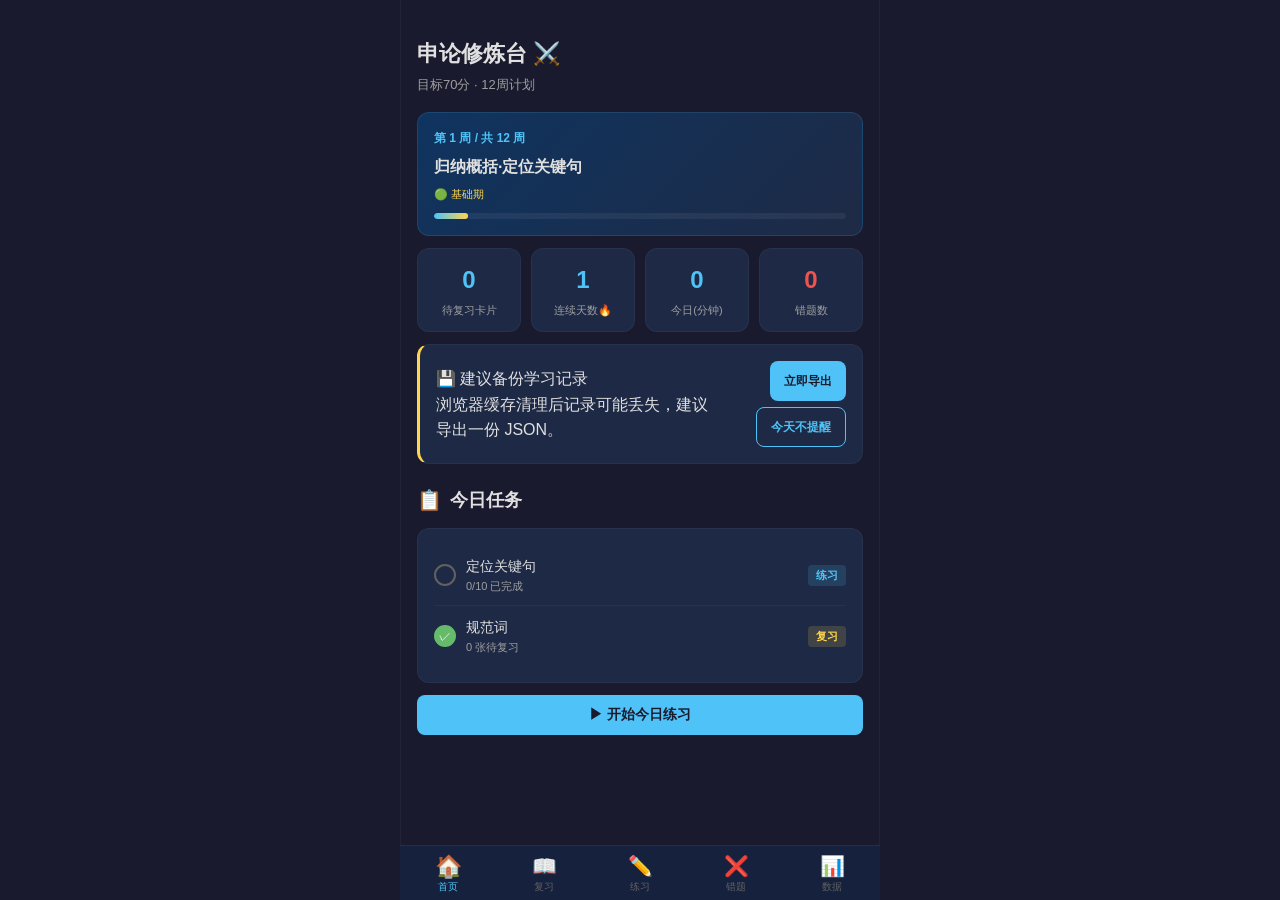
<file: index.html>
<!DOCTYPE html>
<html lang="zh-CN">
<head>
<meta charset="UTF-8">
<meta http-equiv="Content-Security-Policy" content="default-src 'self'; script-src 'self' 'unsafe-inline'; style-src 'self' 'unsafe-inline'; img-src 'self' data:; object-src 'none'; base-uri 'self'; form-action 'none'; frame-ancestors 'none'">
<meta name="viewport" content="width=device-width, initial-scale=1.0, maximum-scale=1.0, user-scalable=no">
<meta name="theme-color" content="#1a1a2e">
<title>申论统一修炼台</title>
<link rel="stylesheet" href="./styles.css">
<link rel="manifest" href="./manifest.json">
</head>
<body>

<div class="update-banner hidden" id="update-banner">
  <span>发现新版本，刷新后生效。</span>
  <button class="btn btn-primary btn-sm" onclick="reloadForUpdate()">立即刷新</button>
  <button class="btn btn-outline btn-sm" onclick="dismissUpdateBanner()">稍后</button>
</div>

<div id="app">
  <!-- ============ HOME VIEW ============ -->
  <div id="view-home" class="view active">
    <div class="home-header">
      <h1>申论修炼台 ⚔️</h1>
      <div class="sub" id="home-sub">目标70分 · 12周计划</div>
    </div>
    <div id="home-week-card"></div>
    <div class="stat-row" id="home-stats"></div>
    <div id="backup-reminder"></div>
    <div class="section-title"><span class="icon">📋</span>今日任务</div>
    <div class="card" id="home-tasks"></div>
    <div id="home-start-btn" class="mt-12"></div>
  </div>

  <!-- ============ REVIEW VIEW ============ -->
  <div id="view-review" class="view">
    <div id="review-decks">
      <div class="section-title"><span class="icon">📖</span>卡片复习</div>
      <div class="deck-grid" id="deck-grid"></div>
      <div class="card card-accent" id="review-quick-start">
        <div style="display:flex;justify-content:space-between;align-items:center">
          <div>
            <div style="font-size:14px;font-weight:600">今日待复习</div>
            <div style="font-size:12px;color:var(--text2)" id="review-due-count">0 张卡片</div>
          </div>
          <button class="btn btn-primary btn-sm" onclick="startDailyReview()">开始复习</button>
        </div>
      </div>
    </div>
    <div id="review-session" class="hidden">
      <div class="flex-between mb-8">
        <button class="btn btn-outline btn-sm" onclick="exitReview()">← 返回</button>
        <div class="review-progress" id="review-progress">0/0</div>
      </div>
      <div class="timer-bar" id="review-timer-bar"><div class="fill" id="review-timer-fill"></div></div>
      <div class="flashcard-container" id="flashcard-container">
        <div class="flashcard" id="flashcard" onclick="flipCard()">
          <div class="flashcard-face flashcard-front">
            <div class="fc-tag" id="fc-tag"></div>
            <div class="fc-text" id="fc-front-text"></div>
            <div style="font-size:12px;color:var(--text3);margin-top:16px">点击翻转</div>
          </div>
          <div class="flashcard-face flashcard-back">
            <div class="fc-label">参考答案</div>
            <div class="fc-text" id="fc-back-text"></div>
            <div class="fc-example" id="fc-example"></div>
          </div>
        </div>
      </div>
      <div class="rate-btns" id="rate-btns">
        <button class="rate-btn r1" onclick="rateCard(1)">😵 忘了</button>
        <button class="rate-btn r2" onclick="rateCard(2)">🤔 模糊</button>
        <button class="rate-btn r3" onclick="rateCard(3)">💪 记住了</button>
      </div>
    </div>
  </div>

  <!-- ============ PRACTICE VIEW ============ -->
  <div id="view-practice" class="view">
    <div id="practice-list">
      <div class="section-title"><span class="icon">✏️</span>技能微练习</div>
      <div class="card card-primary vocab-trainer-card">
        <div class="flex-between gap-8">
          <div>
            <div style="font-size:15px;font-weight:700">🪄 规范词替换训练</div>
            <div class="text-sm text-muted">把大白话改写成申论规范表达</div>
          </div>
          <button class="btn btn-primary btn-sm" onclick="startVocabTrainer()">开始</button>
        </div>
        <div class="text-sm text-muted mt-8" id="vocab-trainer-stats"></div>
      </div>
      <div class="card card-accent material-trainer-card">
        <div class="flex-between gap-8">
          <div>
            <div style="font-size:15px;font-weight:700">🔎 材料阅读训练</div>
            <div class="text-sm text-muted">识别主体、问题、原因、对策、成效和数据结论</div>
          </div>
          <button class="btn btn-accent btn-sm" onclick="startMaterialTrainer()">开始</button>
        </div>
        <div class="text-sm text-muted mt-8" id="material-trainer-stats"></div>
      </div>
      <div class="card mock-exam-card">
        <div class="flex-between gap-8">
          <div>
            <div style="font-size:15px;font-weight:700">⏳ 2.5小时模考模式</div>
            <div class="text-sm text-muted">训练小题60分钟、大作文90分钟的实战节奏</div>
          </div>
          <button class="btn btn-outline btn-sm" onclick="startMockExam()">开始</button>
        </div>
        <div class="text-sm text-muted mt-8" id="mock-exam-stats"></div>
      </div>
      <input class="search-input mb-12" id="practice-search" type="search" placeholder="搜索技能、题型或提示..." oninput="renderPractice()">
      <div id="skill-type-list"></div>
    </div>
    <div id="practice-skill" class="hidden">
      <div class="flex-between mb-8">
        <button class="btn btn-outline btn-sm" onclick="backToSkillList()">← 返回</button>
        <span class="tag tag-blue" id="skill-tag"></span>
      </div>
      <h3 style="font-size:16px;margin-bottom:4px" id="skill-name"></h3>
      <div class="text-sm text-muted mb-8" id="skill-exam"></div>
      <div class="card card-accent card-sm" id="skill-tip-card">
        <div class="text-sm" style="color:var(--accent)" id="skill-tip"></div>
      </div>
    </div>
    <div id="practice-exercise" class="hidden exercise-view">
      <div class="flex-between mb-8">
        <button class="btn btn-outline btn-sm" onclick="backToSkill()">← 返回</button>
        <span id="ex-counter" class="text-sm text-muted"></span>
      </div>
      <div class="timer-bar" id="ex-timer-bar"><div class="fill" id="ex-timer-fill"></div></div>
      <div id="ex-timer-text" class="text-sm text-muted text-center mb-8"></div>
      <div class="ex-question" id="ex-question"></div>
      <textarea id="ex-answer" placeholder="在这里写下你的答案..."></textarea>
      <div class="draft-status" id="draft-status"></div>
      <div class="ex-actions">
        <button class="btn btn-primary btn-sm" onclick="showRefAnswer()">查看参考答案</button>
        <button class="btn btn-outline btn-sm" onclick="skipExercise()">跳过</button>
      </div>
      <div class="ex-ref" id="ex-ref"></div>
      <div class="self-rate hidden" id="self-rate">
        <div class="rate-label">自评答题质量：</div>
        <div class="rate-btns">
          <button class="rate-btn r1" onclick="selfRate(1)">❌ 需再练</button>
          <button class="rate-btn r2" onclick="selfRate(2)">🟡 基本掌握</button>
          <button class="rate-btn r3" onclick="selfRate(3)">✅ 掌握了</button>
        </div>
      </div>
      <div class="exercise-nav" id="ex-nav"></div>
    </div>
    <div id="vocab-trainer" class="hidden exercise-view">
      <div class="flex-between mb-8">
        <button class="btn btn-outline btn-sm" onclick="exitVocabTrainer()">← 返回</button>
        <span id="vocab-counter" class="text-sm text-muted"></span>
      </div>
      <div class="ex-question" id="vocab-question"></div>
      <textarea id="vocab-answer" placeholder="写出规范表达，尽量用机关化、标准化语言..."></textarea>
      <div class="ex-actions">
        <button class="btn btn-primary btn-sm" onclick="checkVocabAnswer()">查看参考表达</button>
        <button class="btn btn-outline btn-sm" onclick="nextVocabQuestion(false)">跳过</button>
      </div>
      <div class="ex-ref" id="vocab-ref"></div>
      <div class="self-rate hidden" id="vocab-rate">
        <div class="rate-label">自评替换质量：</div>
        <div class="rate-btns">
          <button class="rate-btn r1" onclick="rateVocabAnswer(false)">❌ 需再练</button>
          <button class="rate-btn r3" onclick="rateVocabAnswer(true)">✅ 表达规范</button>
        </div>
      </div>
    </div>
    <div id="material-trainer" class="hidden exercise-view">
      <div class="flex-between mb-8">
        <button class="btn btn-outline btn-sm" onclick="exitMaterialTrainer()">← 返回</button>
        <span id="material-counter" class="text-sm text-muted"></span>
      </div>
      <div class="ex-question" id="material-text"></div>
      <div class="text-sm text-muted mb-8">这段材料包含哪些信息？</div>
      <div class="material-tags" id="material-tags"></div>
      <textarea id="material-answer" placeholder="提炼要点：主体/问题/原因/对策/成效/数据结论..."></textarea>
      <div class="ex-actions">
        <button class="btn btn-primary btn-sm" onclick="checkMaterialAnswer()">查看参考提炼</button>
        <button class="btn btn-outline btn-sm" onclick="nextMaterialQuestion(false)">跳过</button>
      </div>
      <div class="ex-ref" id="material-ref"></div>
      <div class="self-rate hidden" id="material-rate">
        <div class="rate-label">自评材料阅读质量：</div>
        <div class="rate-btns">
          <button class="rate-btn r1" onclick="rateMaterialAnswer(false)">❌ 漏点明显</button>
          <button class="rate-btn r3" onclick="rateMaterialAnswer(true)">✅ 找点准确</button>
        </div>
      </div>
    </div>
    <div id="mock-exam" class="hidden exercise-view">
      <div class="flex-between mb-8">
        <button class="btn btn-outline btn-sm" onclick="finishMockExam(true)">结束模考</button>
        <span id="mock-phase" class="tag tag-blue">小题阶段</span>
      </div>
      <div class="mock-timer" id="mock-timer">2:30:00</div>
      <div class="progress-bar mb-12"><div class="fill" id="mock-progress"></div></div>
      <div class="card card-sm">
        <div class="text-sm text-muted">建议时间分配</div>
        <div class="mock-plan">
          <div>小题：60分钟</div>
          <div>大作文：90分钟</div>
        </div>
      </div>
      <textarea id="mock-note" placeholder="模考过程中记录：哪类题超时？哪里卡住？作文是否留足90分钟？"></textarea>
      <div class="ex-actions">
        <button class="btn btn-primary btn-sm" onclick="markMockPhase('small')">标记小题完成</button>
        <button class="btn btn-accent btn-sm" onclick="markMockPhase('essay')">进入作文阶段</button>
        <button class="btn btn-danger btn-sm" onclick="finishMockExam(false)">交卷复盘</button>
      </div>
      <div class="ex-ref show" id="mock-guidance">建议：前60分钟完成概括、分析、对策、应用文；剩余90分钟完成大作文。不要在单道小题上纠结超过25分钟。</div>
    </div>
  </div>

  <!-- ============ ERROR VIEW ============ -->
  <div id="view-errors" class="view">
    <div class="section-title"><span class="icon">❌</span>错题本</div>
    <div id="daily-error-plan"></div>
    <div class="toolbar-row">
      <input class="search-input" id="error-search" type="search" placeholder="搜索题干、答案或错误类型..." oninput="applyErrorFilters()">
      <select class="select-input" id="error-sort" onchange="applyErrorFilters()">
        <option value="newest">最新</option>
        <option value="oldest">最早</option>
        <option value="weakest">薄弱优先</option>
      </select>
    </div>
    <div class="error-filter" id="error-filters"></div>
    <div id="error-list"></div>
    <div id="error-empty" class="empty-state hidden">
      <div class="emoji">🎉</div>
      <div>暂无错题，继续保持！</div>
    </div>
    <div class="mt-12" id="error-weekend-btn"></div>
  </div>

  <!-- ============ STATS VIEW ============ -->
  <div id="view-stats" class="view">
    <div class="section-title"><span class="icon">📊</span>数据总览</div>
    <div class="card text-center">
      <div style="font-size:13px;color:var(--text2);margin-bottom:8px">五大题型掌握度</div>
      <div class="radar-chart" id="radar-chart"></div>
    </div>
    <div class="stats-grid" id="stats-grid"></div>
    <div class="section-title"><span class="icon">🧾</span>复盘薄弱点</div>
    <div class="card" id="review-summary"></div>
    <div class="section-title"><span class="icon">📈</span>近4周正确率</div>
    <div class="card" id="weekly-chart"></div>
    <div class="section-title"><span class="icon">📘</span>手册速查</div>
    <div class="card" id="handbook-card">
      <input class="search-input mb-12" id="handbook-search" type="search" placeholder="搜索题型、公式、避坑、资料..." oninput="renderHandbook()">
      <div class="handbook-tabs" id="handbook-tabs"></div>
      <div id="handbook-list"></div>
    </div>
    <div class="section-title"><span class="icon">⚙️</span>设置</div>
    <div class="card" id="settings-card"></div>
    <input type="file" id="backup-file" accept="application/json,.json" class="hidden" onchange="importBackup(this.files && this.files[0])">
  </div>
</div>

<!-- ============ Bottom Tab Bar ============ -->
<nav class="tab-bar" id="tab-bar">
  <button class="tab active" data-view="home" onclick="switchView('home')">
    <span class="tab-icon">🏠</span>首页
  </button>
  <button class="tab" data-view="review" onclick="switchView('review')">
    <span class="tab-icon">📖</span>复习
  </button>
  <button class="tab" data-view="practice" onclick="switchView('practice')">
    <span class="tab-icon">✏️</span>练习
  </button>
  <button class="tab" data-view="errors" onclick="switchView('errors')">
    <span class="tab-icon">❌</span>错题
  </button>
  <button class="tab" data-view="stats" onclick="switchView('stats')">
    <span class="tab-icon">📊</span>数据
  </button>
</nav>

<!-- ============ Weekend Review Modal ============ -->
<div class="modal-overlay" id="weekend-modal">
  <div class="modal review-modal">
    <h2>🔄 周末错题复习</h2>
    <div id="weekend-content"></div>
    <div class="mt-12 text-center">
      <button class="btn btn-outline" onclick="closeWeekendModal()">关闭</button>
    </div>
  </div>
</div>

<!-- ============ Exercise Review Modal ============ -->
<div class="modal-overlay" id="review-note-modal">
  <div class="modal">
    <h2>🧾 本题复盘</h2>
    <div class="review-form">
      <div class="rf-group">
        <div class="rf-label">这题主要问题是什么？</div>
        <div class="rf-options">
          <label><input type="checkbox" value="漏点">漏点</label>
          <label><input type="checkbox" value="分类乱">分类乱</label>
          <label><input type="checkbox" value="表达口语化">表达口语化</label>
          <label><input type="checkbox" value="格式错误">格式错误</label>
          <label><input type="checkbox" value="时间超限">时间超限</label>
        </div>
      </div>
      <div class="rf-group">
        <div class="rf-label">一句话复盘（可选）</div>
        <textarea id="review-note-text" placeholder="例如：材料第3段对策漏掉了，答案分类也不够清楚。"></textarea>
      </div>
      <div style="display:flex;gap:8px;justify-content:flex-end">
        <button class="btn btn-outline btn-sm" onclick="skipReviewNote()">跳过</button>
        <button class="btn btn-primary btn-sm" onclick="saveReviewNote()">保存复盘</button>
      </div>
    </div>
  </div>
</div>

<script src="./data.js"></script>
<script src="./app.js"></script>
</body>
</html>
</file>
<file: styles.css>
/* ============ CSS Reset & Variables ============ */
:root {
  --bg: #1a1a2e;
  --bg2: #16213e;
  --bg3: #0f3460;
  --primary: #4fc3f7;
  --primary-dim: rgba(79,195,247,0.15);
  --accent: #ffd54f;
  --accent-dim: rgba(255,213,79,0.15);
  --danger: #ef5350;
  --success: #66bb6a;
  --text: #e0e0e0;
  --text2: #9e9e9e;
  --text3: #616161;
  --card: #1e2a45;
  --card2: #243352;
  --radius: 12px;
  --tab-h: 60px;
  --safe-b: env(safe-area-inset-bottom, 0px);
}
body.theme-light {
  --bg: #f6f7fb;
  --bg2: #ffffff;
  --bg3: #e7f3ff;
  --primary: #1479b8;
  --primary-dim: rgba(20,121,184,0.12);
  --accent: #9a6400;
  --accent-dim: rgba(154,100,0,0.12);
  --danger: #c62828;
  --success: #2e7d32;
  --text: #1f2937;
  --text2: #64748b;
  --text3: #94a3b8;
  --card: #ffffff;
  --card2: #eef2f7;
}
* { margin:0; padding:0; box-sizing:border-box; }
body {
  font-family: -apple-system, BlinkMacSystemFont, 'Segoe UI', 'PingFang SC', 'Hiragino Sans GB', 'Microsoft YaHei', sans-serif;
  background: var(--bg);
  color: var(--text);
  line-height: 1.6;
  -webkit-font-smoothing: antialiased;
  overflow-x: hidden;
  min-height: 100vh;
}
body.theme-light .week-card {
  background: linear-gradient(135deg, #e0f2fe, #ffffff);
}
body.theme-light .flashcard-front,
body.theme-light .flashcard-back {
  background: linear-gradient(135deg, #ffffff, #eef6ff);
}
body.theme-light .tab-bar,
body.theme-light .modal {
  box-shadow: 0 -8px 24px rgba(15,23,42,.08);
}
button { cursor:pointer; border:none; font-family:inherit; }
input,textarea { font-family:inherit; }
button, input, textarea, select { font-size:16px; }

/* ============ App Shell ============ */
#app { max-width:480px; margin:0 auto; min-height:100vh; position:relative; }
.view { display:none; padding:16px 16px calc(var(--tab-h) + var(--safe-b) + 16px); min-height:100vh; }
.view.active { display:block; animation: fadeIn .25s ease; }
@keyframes fadeIn { from{opacity:0;transform:translateY(8px)} to{opacity:1;transform:translateY(0)} }

.update-banner {
  position:fixed; top:10px; left:50%; transform:translateX(-50%);
  z-index:300; width:calc(100% - 24px); max-width:456px;
  display:flex; align-items:center; justify-content:space-between; gap:8px;
  padding:10px; border-radius:12px; background:var(--bg2); color:var(--text);
  border:1px solid rgba(79,195,247,.25); box-shadow:0 12px 32px rgba(0,0,0,.28);
  font-size:13px;
}
.update-banner.hidden { display:none; }
.update-banner span { flex:1; }

/* ============ Bottom Tabs ============ */
.tab-bar {
  position:fixed; bottom:0; left:50%; transform:translateX(-50%);
  width:100%; max-width:480px;
  display:flex; background:var(--bg2);
  border-top:1px solid rgba(255,255,255,0.06);
  z-index:100; padding-bottom: var(--safe-b);
  backdrop-filter: blur(12px);
}
.tab-bar .tab {
  flex:1; display:flex; flex-direction:column; align-items:center;
  padding:8px 0 6px; background:none; color:var(--text3);
  font-size:10px; transition: color .2s;
  position:relative;
}
.tab-bar .tab .tab-icon { font-size:20px; margin-bottom:2px; }
.tab-bar .tab.active { color:var(--primary); }
.tab-bar .tab.active .tab-icon { transform:scale(1.1); }
.tab-bar .tab .badge {
  position:absolute; top:4px; right:calc(50% - 18px);
  background:var(--danger); color:#fff; font-size:9px; font-weight:700;
  min-width:16px; height:16px; border-radius:8px;
  display:flex; align-items:center; justify-content:center;
  padding:0 4px; line-height:1;
}

/* ============ Common Components ============ */
.section-title {
  font-size:18px; font-weight:700; margin:20px 0 12px;
  display:flex; align-items:center; gap:8px;
}
.section-title .icon { font-size:20px; }
.card {
  background:var(--card); border-radius:var(--radius);
  padding:16px; margin-bottom:12px;
  border:1px solid rgba(255,255,255,0.04);
}
.card-sm { padding:12px; }
.card-accent { border-left:3px solid var(--accent); }
.card-primary { border-left:3px solid var(--primary); }

.btn {
  display:inline-flex; align-items:center; justify-content:center; gap:6px;
  padding:10px 20px; border-radius:8px; font-size:14px; font-weight:600;
  transition: all .2s;
  min-height:40px;
}
.btn-primary { background:var(--primary); color:#1a1a2e; }
.btn-primary:hover { filter:brightness(1.1); transform:translateY(-1px); }
.btn-accent { background:var(--accent); color:#1a1a2e; }
.btn-outline {
  background:transparent; border:1px solid var(--primary); color:var(--primary);
}
.btn-danger { background:var(--danger); color:#fff; }
.btn-sm { padding:6px 14px; font-size:12px; }
.btn-block { width:100%; }
.btn:disabled { opacity:.4; pointer-events:none; }

.tag {
  display:inline-block; padding:2px 8px; border-radius:4px;
  font-size:11px; font-weight:600;
}
.tag-blue { background:var(--primary-dim); color:var(--primary); }
.tag-yellow { background:var(--accent-dim); color:var(--accent); }
.tag-red { background:rgba(239,83,80,.15); color:var(--danger); }
.tag-green { background:rgba(102,187,106,.15); color:var(--success); }

.search-input, .select-input {
  width:100%; background:var(--card2); color:var(--text);
  border:1px solid rgba(255,255,255,.08); border-radius:8px;
  padding:9px 12px; font-size:13px;
}
.search-input:focus, .select-input:focus { outline:none; border-color:var(--primary); }
.toolbar-row { display:flex; gap:8px; margin-bottom:12px; align-items:center; }
.toolbar-row .select-input { width:auto; min-width:104px; }
.empty-hint { font-size:12px; color:var(--text2); text-align:center; padding:18px 0; }

.progress-bar {
  width:100%; height:6px; background:rgba(255,255,255,.06);
  border-radius:3px; overflow:hidden;
}
.progress-bar .fill {
  height:100%; border-radius:3px; transition:width .5s ease;
  background:linear-gradient(90deg, var(--primary), var(--accent));
}

.timer-bar {
  width:100%; height:4px; background:rgba(255,255,255,.06);
  border-radius:2px; overflow:hidden; margin-bottom:8px;
}
.timer-bar .fill {
  height:100%; border-radius:2px; transition:width 1s linear;
  background:var(--primary);
}
.timer-bar.warning .fill { background:var(--accent); }
.timer-bar.danger .fill { background:var(--danger); }

.empty-state {
  text-align:center; padding:40px 20px; color:var(--text2);
}
.empty-state .emoji { font-size:48px; margin-bottom:12px; }
.backup-reminder-card {
  display:flex; justify-content:space-between; align-items:center; gap:12px;
  border-left:3px solid var(--accent);
}
.backup-reminder-actions { display:flex; gap:6px; flex-wrap:wrap; justify-content:flex-end; }

/* ============ Home View ============ */
.home-header {
  padding:20px 0 16px;
}
.home-header h1 { font-size:22px; font-weight:800; }
.home-header .sub { color:var(--text2); font-size:13px; margin-top:4px; }

.week-card {
  background: linear-gradient(135deg, var(--bg3), var(--card));
  border-radius:var(--radius); padding:16px; margin-bottom:12px;
  border:1px solid rgba(79,195,247,.15);
}
.week-card .week-label { font-size:12px; color:var(--primary); font-weight:600; }
.week-card .week-title { font-size:16px; font-weight:700; margin:6px 0; }
.week-card .week-phase { font-size:11px; color:var(--accent); margin-bottom:10px; }

.stat-row { display:flex; gap:10px; margin-bottom:12px; }
.stat-box {
  flex:1; background:var(--card); border-radius:var(--radius);
  padding:12px; text-align:center;
  border:1px solid rgba(255,255,255,.04);
}
.stat-box .stat-num { font-size:24px; font-weight:800; color:var(--primary); }
.stat-box .stat-label { font-size:11px; color:var(--text2); margin-top:2px; }

.task-list .task-item {
  display:flex; align-items:center; gap:10px; padding:10px 0;
  border-bottom:1px solid rgba(255,255,255,.04);
}
.task-list .task-item:last-child { border-bottom:none; }
.task-item .task-check {
  width:22px; height:22px; border-radius:50%;
  border:2px solid var(--text3); flex-shrink:0;
  display:flex; align-items:center; justify-content:center;
  font-size:12px; transition:all .2s;
}
.task-item .task-check.done {
  background:var(--success); border-color:var(--success); color:#fff;
}
.task-item .task-info { flex:1; }
.task-item .task-name { font-size:14px; }
.task-item .task-desc { font-size:11px; color:var(--text2); }
.task-item .task-type { font-size:10px; }

/* ============ Review View ============ */
.deck-grid { display:grid; grid-template-columns:1fr 1fr; gap:10px; margin-bottom:16px; }
.deck-card {
  background:var(--card); border-radius:var(--radius); padding:14px;
  border:1px solid rgba(255,255,255,.04);
  cursor:pointer; transition:all .2s;
}
.deck-card:hover { border-color:var(--primary); transform:translateY(-2px); }
.deck-card .deck-icon { font-size:28px; margin-bottom:6px; }
.deck-card .deck-name { font-size:14px; font-weight:600; }
.deck-card .deck-stats { font-size:11px; color:var(--text2); margin-top:4px; }
.deck-card .deck-due { color:var(--accent); font-weight:600; }

.flashcard-container {
  perspective:1000px; margin:16px 0;
}
.flashcard {
  position:relative; width:100%; min-height:320px;
  transition:transform .5s; transform-style:preserve-3d;
}
.flashcard.flipped { transform:rotateY(180deg); }
.flashcard-face {
  position:absolute; top:0; left:0; width:100%; height:100%;
  backface-visibility:hidden; border-radius:var(--radius);
  padding:24px 20px; display:flex; flex-direction:column;
  justify-content:center; align-items:center; text-align:center;
}
.flashcard-front {
  background:linear-gradient(135deg, var(--card), var(--card2));
  border:2px solid var(--primary-dim);
}
.flashcard-back {
  background:linear-gradient(135deg, var(--card2), var(--bg3));
  border:2px solid var(--accent-dim);
  transform:rotateY(180deg);
}
.flashcard-front .fc-tag { font-size:11px; color:var(--primary); margin-bottom:12px; }
.flashcard-front .fc-text { font-size:18px; font-weight:700; line-height:1.5; }
.flashcard-back .fc-label { font-size:11px; color:var(--accent); margin-bottom:8px; }
.flashcard-back .fc-text { font-size:16px; line-height:1.6; }
.flashcard-back .fc-example { font-size:12px; color:var(--text2); margin-top:12px; padding-top:12px; border-top:1px solid rgba(255,255,255,.06); }

.rate-btns {
  display:flex; gap:8px; margin-top:16px;
}
.rate-btns .rate-btn {
  flex:1; padding:12px 8px; border-radius:8px; font-size:13px; font-weight:600;
  text-align:center; transition:all .2s;
}
.rate-btn.r1 { background:rgba(239,83,80,.15); color:var(--danger); }
.rate-btn.r2 { background:rgba(255,213,79,.15); color:var(--accent); }
.rate-btn.r3 { background:rgba(102,187,106,.15); color:var(--success); }

.review-progress {
  text-align:center; font-size:12px; color:var(--text2); margin-bottom:8px;
}

/* ============ Practice View ============ */
.skill-type-card {
  background:var(--card); border-radius:var(--radius); padding:16px;
  margin-bottom:10px; cursor:pointer; transition:all .2s;
  border:1px solid rgba(255,255,255,.04);
}
.skill-type-card:hover { border-color:var(--primary); }
.skill-type-card .stc-header { display:flex; justify-content:space-between; align-items:center; }
.skill-type-card .stc-name { font-size:15px; font-weight:600; }
.skill-type-card .stc-score { font-size:11px; color:var(--text2); }
.skill-type-card .stc-tagline { font-size:12px; color:var(--text2); margin-top:4px; }
.skill-type-card .stc-skills { margin-top:10px; }
.skill-type-card .skill-item {
  display:flex; align-items:center; justify-content:space-between;
  padding:8px 0; border-top:1px solid rgba(255,255,255,.04);
  font-size:13px;
}
.vocab-trainer-card { margin-bottom:12px; }
.material-trainer-card { margin-bottom:12px; }
.mock-exam-card { margin-bottom:12px; border-left:3px solid var(--danger); }
.vocab-hit {
  color:var(--success); font-weight:700;
}
.mock-timer { font-size:36px; font-weight:800; text-align:center; color:var(--accent); margin:16px 0 8px; }
.mock-plan { display:grid; grid-template-columns:1fr 1fr; gap:8px; margin-top:8px; font-size:13px; }
.material-tags { display:flex; flex-wrap:wrap; gap:8px; margin-bottom:12px; }
.material-tags label {
  display:flex; align-items:center; gap:4px; font-size:12px; color:var(--text);
  background:var(--card); border:1px solid rgba(255,255,255,.06); border-radius:16px;
  padding:5px 10px;
}

.exercise-view .ex-question {
  font-size:16px; line-height:1.7; margin:16px 0;
  padding:16px; background:var(--card); border-radius:var(--radius);
  border-left:3px solid var(--primary);
}
.exercise-view .ex-tip {
  font-size:12px; color:var(--accent); margin-bottom:12px;
  padding:8px 12px; background:var(--accent-dim); border-radius:6px;
}
.exercise-view textarea {
  width:100%; min-height:120px; padding:12px; border-radius:8px;
  background:var(--card2); color:var(--text); border:1px solid rgba(255,255,255,.08);
  font-size:16px; resize:vertical;
}
.exercise-view textarea:focus { outline:none; border-color:var(--primary); }
.exercise-view .draft-status {
  min-height:18px; margin-top:4px; font-size:11px; color:var(--text3);
}
.exercise-view .draft-status.active { color:var(--success); }
.exercise-view .ex-ref {
  background:var(--card); border-radius:var(--radius);
  padding:14px; margin-top:12px; border-left:3px solid var(--success);
  font-size:13px; line-height:1.7; display:none;
}
.exercise-view .ex-ref.show { display:block; animation:fadeIn .3s ease; }
.exercise-view .ex-actions { display:flex; gap:8px; margin-top:12px; flex-wrap:wrap; }

.exercise-nav {
  display:flex; gap:6px; margin-top:16px; overflow-x:auto;
  padding-bottom:4px;
}
.exercise-nav .dot {
  width:28px; height:28px; border-radius:50%; flex-shrink:0;
  display:flex; align-items:center; justify-content:center;
  font-size:11px; font-weight:600;
  background:var(--card); color:var(--text2);
  border:1px solid rgba(255,255,255,.08);
  cursor:pointer; transition:all .2s;
}
.exercise-nav .dot.current { background:var(--primary); color:#1a1a2e; border-color:var(--primary); }
.exercise-nav .dot.done { background:var(--success); color:#fff; border-color:var(--success); }
.exercise-nav .dot.error { background:var(--danger); color:#fff; border-color:var(--danger); }

.self-rate { margin-top:12px; }
.self-rate .rate-label { font-size:13px; color:var(--text2); margin-bottom:8px; }

/* ============ Error Notebook ============ */
.error-filter { display:flex; gap:6px; margin-bottom:12px; flex-wrap:wrap; }
.error-filter .filter-btn {
  padding:5px 12px; border-radius:16px; font-size:12px;
  background:var(--card); color:var(--text2); border:1px solid rgba(255,255,255,.06);
  transition:all .2s;
}
.error-filter .filter-btn.active { background:var(--primary-dim); color:var(--primary); border-color:var(--primary); }

.error-item {
  background:var(--card); border-radius:var(--radius); padding:14px;
  margin-bottom:10px; border-left:3px solid var(--danger);
}
.error-item.highlight { animation: highlightPulse 1.4s ease; }
@keyframes highlightPulse {
  0%,100% { box-shadow:none; }
  25%,75% { box-shadow:0 0 0 3px var(--accent-dim); border-left-color:var(--accent); }
}
.error-item .ei-q { font-size:14px; line-height:1.5; margin-bottom:8px; }
.error-item .ei-type { margin-bottom:8px; }
.error-item .ei-ref {
  font-size:12px; color:var(--text2); line-height:1.5;
  padding:8px; background:rgba(255,255,255,.03); border-radius:6px;
  max-height:80px; overflow:hidden; cursor:pointer;
}
.error-item .ei-ref.expanded { max-height:none; }
.error-item .ei-meta {
  display:flex; justify-content:space-between; align-items:center;
  margin-top:8px; font-size:11px; color:var(--text3);
}
.error-item .ei-actions { display:flex; gap:6px; margin-top:8px; }
.daily-error-card { border-left:3px solid var(--danger); }
.daily-error-head { display:flex; justify-content:space-between; align-items:flex-start; gap:10px; margin-bottom:10px; }
.daily-error-list { display:flex; flex-direction:column; gap:8px; }
.daily-error-item {
  display:flex; justify-content:space-between; align-items:center; gap:8px;
  padding:8px 0; border-top:1px solid rgba(255,255,255,.04);
  font-size:13px;
}
.daily-error-item:first-child { border-top:none; }

/* ============ Stats View ============ */
.radar-chart {
  width:260px; height:260px; margin:0 auto 20px;
  position:relative;
}
.radar-chart svg { width:100%; height:100%; }

.stats-grid { display:grid; grid-template-columns:1fr 1fr; gap:10px; margin-bottom:16px; }
.stats-card {
  background:var(--card); border-radius:var(--radius); padding:14px;
  text-align:center; border:1px solid rgba(255,255,255,.04);
}
.stats-card .sc-num { font-size:28px; font-weight:800; }
.stats-card .sc-label { font-size:11px; color:var(--text2); margin-top:2px; }
.stats-card .sc-num.blue { color:var(--primary); }
.stats-card .sc-num.yellow { color:var(--accent); }
.stats-card .sc-num.green { color:var(--success); }
.stats-card .sc-num.red { color:var(--danger); }

.weekly-chart { margin:16px 0; }
.weekly-chart .bar-row {
  display:flex; align-items:center; gap:8px; margin-bottom:8px;
}
.weekly-chart .bar-label { font-size:11px; color:var(--text2); width:40px; text-align:right; }
.weekly-chart .bar-track {
  flex:1; height:20px; background:rgba(255,255,255,.04);
  border-radius:4px; overflow:hidden; position:relative;
}
.weekly-chart .bar-fill {
  height:100%; border-radius:4px; transition:width .5s ease;
  background:linear-gradient(90deg, var(--primary), var(--accent));
}
.weekly-chart .bar-val {
  font-size:11px; color:var(--text2); width:36px;
}

/* ============ Handbook Quick Reference ============ */
.handbook-tabs { display:flex; gap:6px; overflow-x:auto; margin-bottom:12px; padding-bottom:4px; }
.handbook-tabs .filter-btn {
  flex-shrink:0; padding:5px 12px; border-radius:16px; font-size:12px;
  background:var(--card); color:var(--text2); border:1px solid rgba(255,255,255,.06);
}
.handbook-tabs .filter-btn.active { background:var(--primary-dim); color:var(--primary); border-color:var(--primary); }
.handbook-item {
  background:rgba(255,255,255,.03); border-radius:8px; padding:12px;
  margin-bottom:10px; border-left:3px solid var(--primary);
}
.handbook-item h4 { font-size:14px; margin-bottom:6px; color:var(--text); }
.handbook-item .hb-body { font-size:12px; color:var(--text2); line-height:1.7; white-space:pre-line; }
.handbook-item .hb-tag { margin-top:8px; }

/* ============ Settings Modal ============ */
.modal-overlay {
  position:fixed; top:0; left:0; right:0; bottom:0;
  background:rgba(0,0,0,.6); z-index:200;
  display:none; align-items:center; justify-content:center;
  padding:20px;
}
.modal-overlay.show { display:flex; }
.modal {
  background:var(--bg2); border-radius:var(--radius);
  padding:24px; width:100%; max-width:380px; max-height:min(80vh, 720px);
  overflow-y:auto;
}
.modal h2 { font-size:18px; margin-bottom:16px; }
.modal .setting-item {
  display:flex; justify-content:space-between; align-items:center;
  padding:12px 0; border-bottom:1px solid rgba(255,255,255,.04);
}
.modal .setting-item:last-child { border-bottom:none; }
.modal .setting-label { font-size:14px; }
.modal .setting-desc { font-size:11px; color:var(--text2); }
.review-form .rf-group { margin-bottom:12px; }
.review-form .rf-label { font-size:13px; color:var(--text2); margin-bottom:6px; }
.review-form .rf-options { display:flex; flex-wrap:wrap; gap:8px; }
.review-form label {
  display:flex; align-items:center; gap:4px; font-size:12px; color:var(--text);
  background:var(--card); border:1px solid rgba(255,255,255,.06); border-radius:16px;
  padding:5px 10px;
}
.review-form textarea {
  width:100%; min-height:72px; padding:10px; border-radius:8px;
  background:var(--card); color:var(--text); border:1px solid rgba(255,255,255,.08);
  font-size:16px; resize:vertical;
}
.review-form textarea:focus { outline:none; border-color:var(--primary); }
.review-summary .rs-row { display:flex; align-items:center; gap:8px; margin-bottom:8px; font-size:12px; }
.review-summary .rs-label { width:64px; color:var(--text2); }
.review-summary .rs-bar { flex:1; height:8px; background:rgba(255,255,255,.06); border-radius:4px; overflow:hidden; }
.review-summary .rs-fill { height:100%; background:linear-gradient(90deg,var(--danger),var(--accent)); border-radius:4px; }
.review-summary .rs-count { width:24px; text-align:right; color:var(--text2); }

.toggle {
  width:44px; height:24px; border-radius:12px;
  background:var(--text3); position:relative; cursor:pointer;
  transition:background .2s;
}
.toggle.on { background:var(--primary); }
.toggle::after {
  content:''; position:absolute; top:2px; left:2px;
  width:20px; height:20px; border-radius:50%;
  background:#fff; transition:transform .2s;
}
.toggle.on::after { transform:translateX(20px); }

/* ============ Scrollbar ============ */
::-webkit-scrollbar { width:4px; }
::-webkit-scrollbar-track { background:transparent; }
::-webkit-scrollbar-thumb { background:rgba(255,255,255,.1); border-radius:2px; }

/* ============ Responsive ============ */
@media (min-width:481px) {
  #app { border-left:1px solid rgba(255,255,255,.04); border-right:1px solid rgba(255,255,255,.04); }
}

@media (max-width:480px) {
  .view { padding-left:14px; padding-right:14px; }
  .modal-overlay { align-items:flex-end; padding:12px; }
  .modal { max-height:88vh; padding:18px; border-radius:16px 16px 12px 12px; }
  .rate-btns { gap:6px; }
  .rate-btns .rate-btn { min-height:44px; }
  .toolbar-row { flex-direction:column; align-items:stretch; }
  .toolbar-row .select-input { width:100%; }
}

/* ============ Utility ============ */
.mt-8 { margin-top:8px; }
.mt-12 { margin-top:12px; }
.mt-16 { margin-top:16px; }
.mb-8 { margin-bottom:8px; }
.mb-12 { margin-bottom:12px; }
.text-center { text-align:center; }
.text-sm { font-size:12px; }
.text-muted { color:var(--text2); }
.flex-between { display:flex; justify-content:space-between; align-items:center; }
.gap-8 { gap:8px; }
.hidden { display:none !important; }

/* ============ Weekend Review Modal ============ */
.review-modal .rm-item {
  background:var(--card); border-radius:8px; padding:12px;
  margin-bottom:8px;
}
.review-modal .rm-q { font-size:13px; margin-bottom:6px; }
.review-modal .rm-ref { font-size:12px; color:var(--text2); display:none; }
.review-modal .rm-ref.show { display:block; }
</file>
